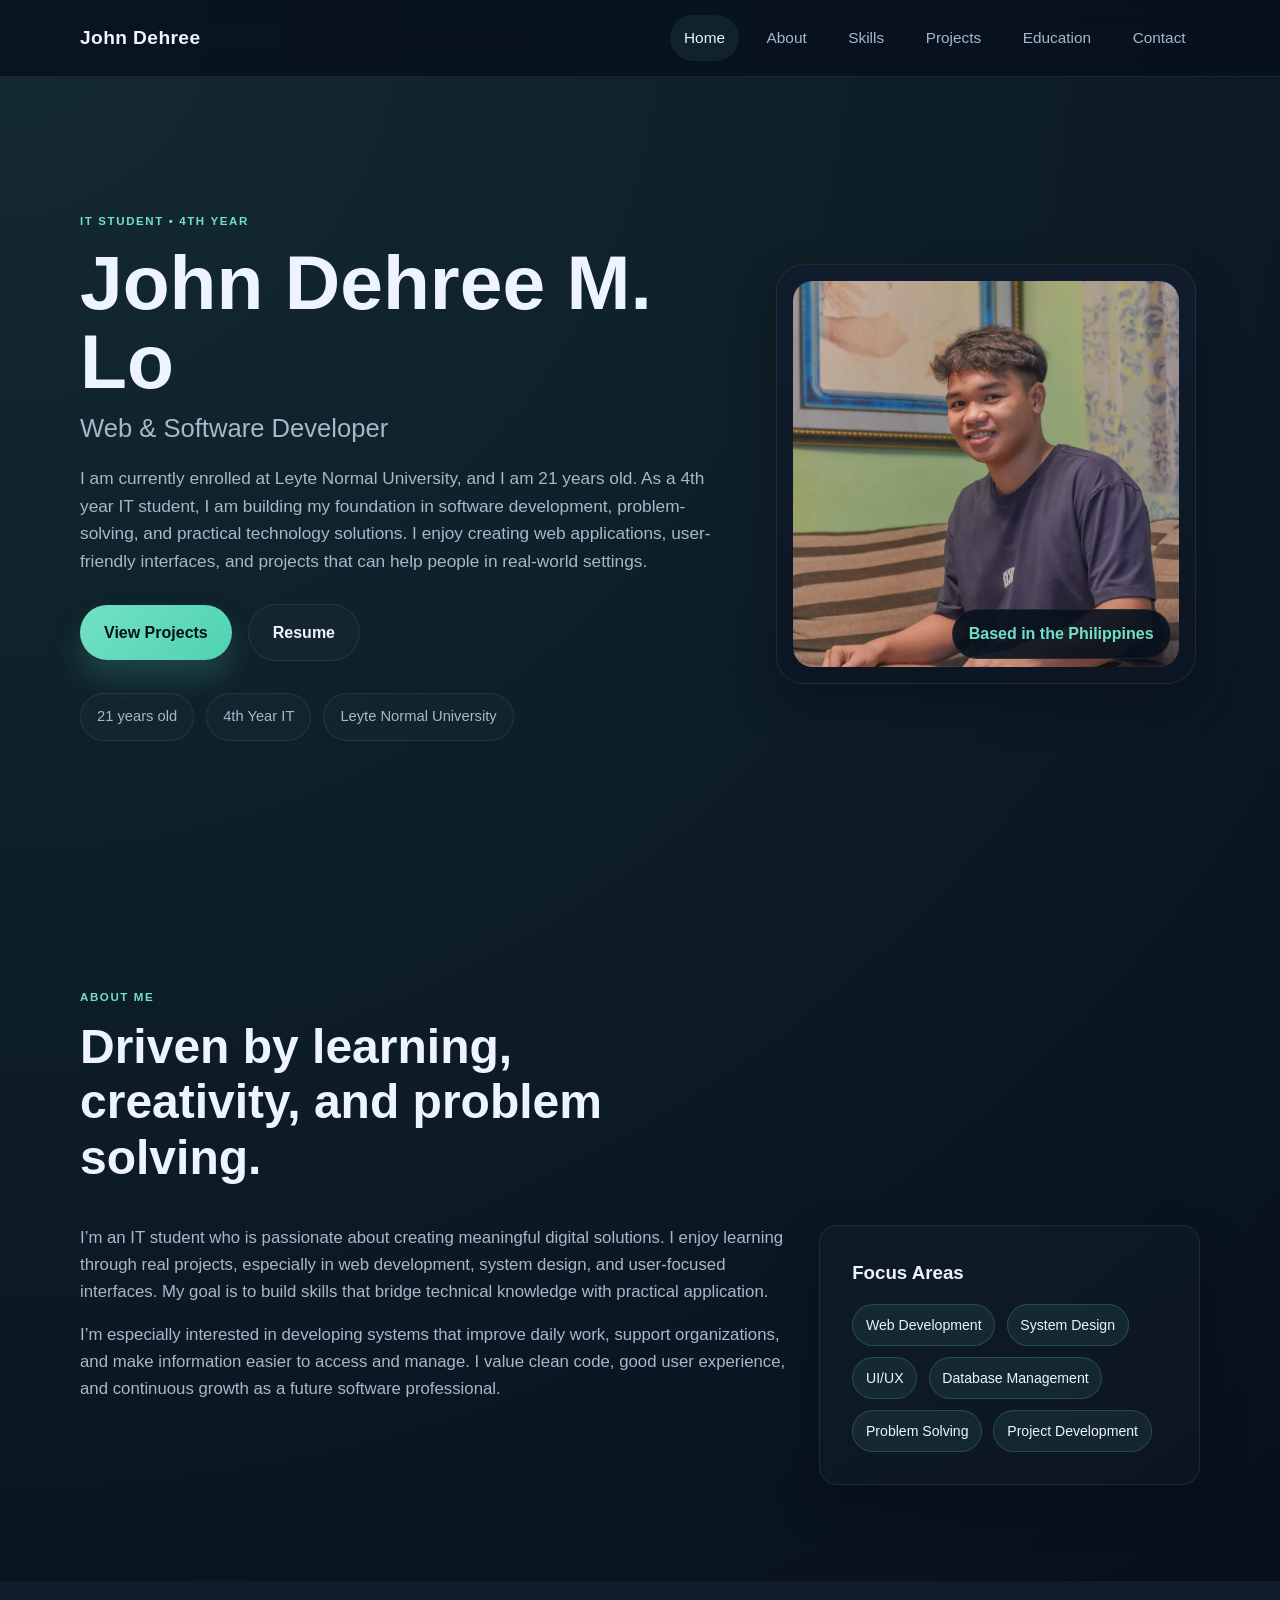
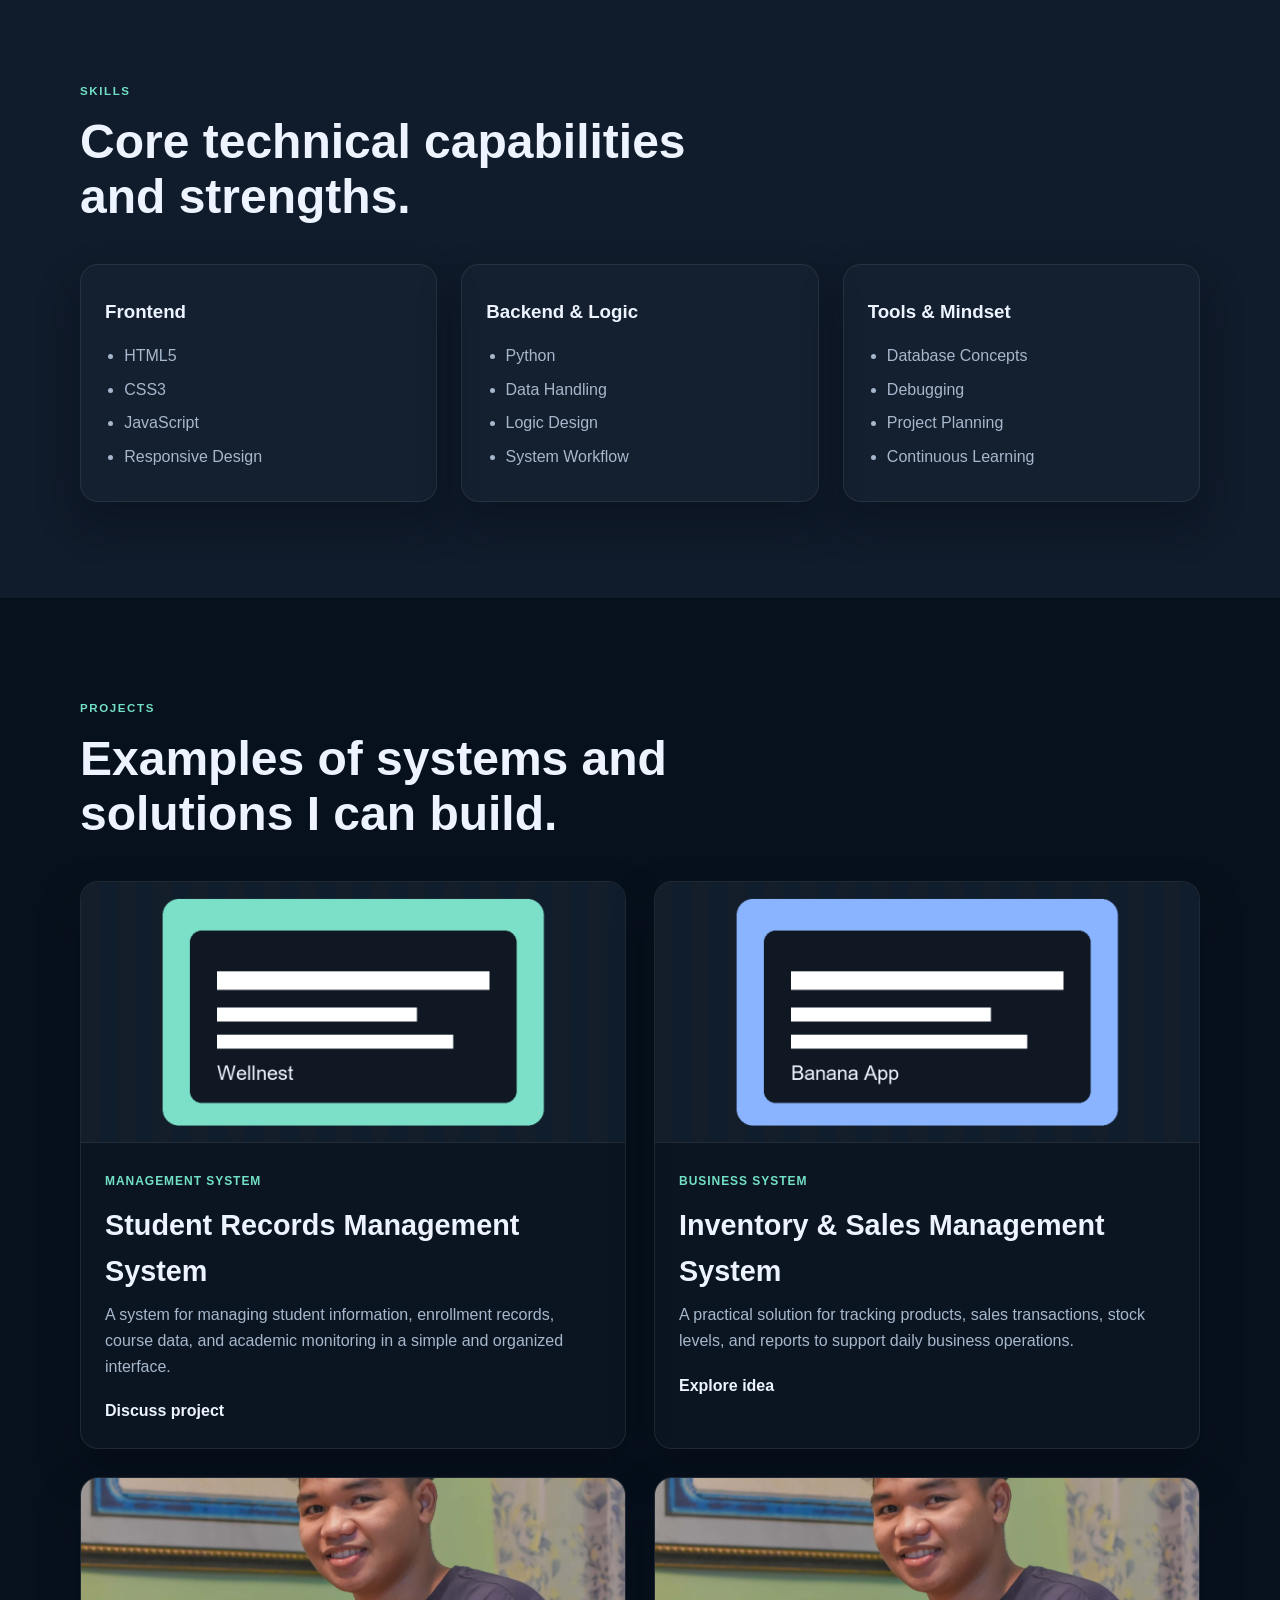
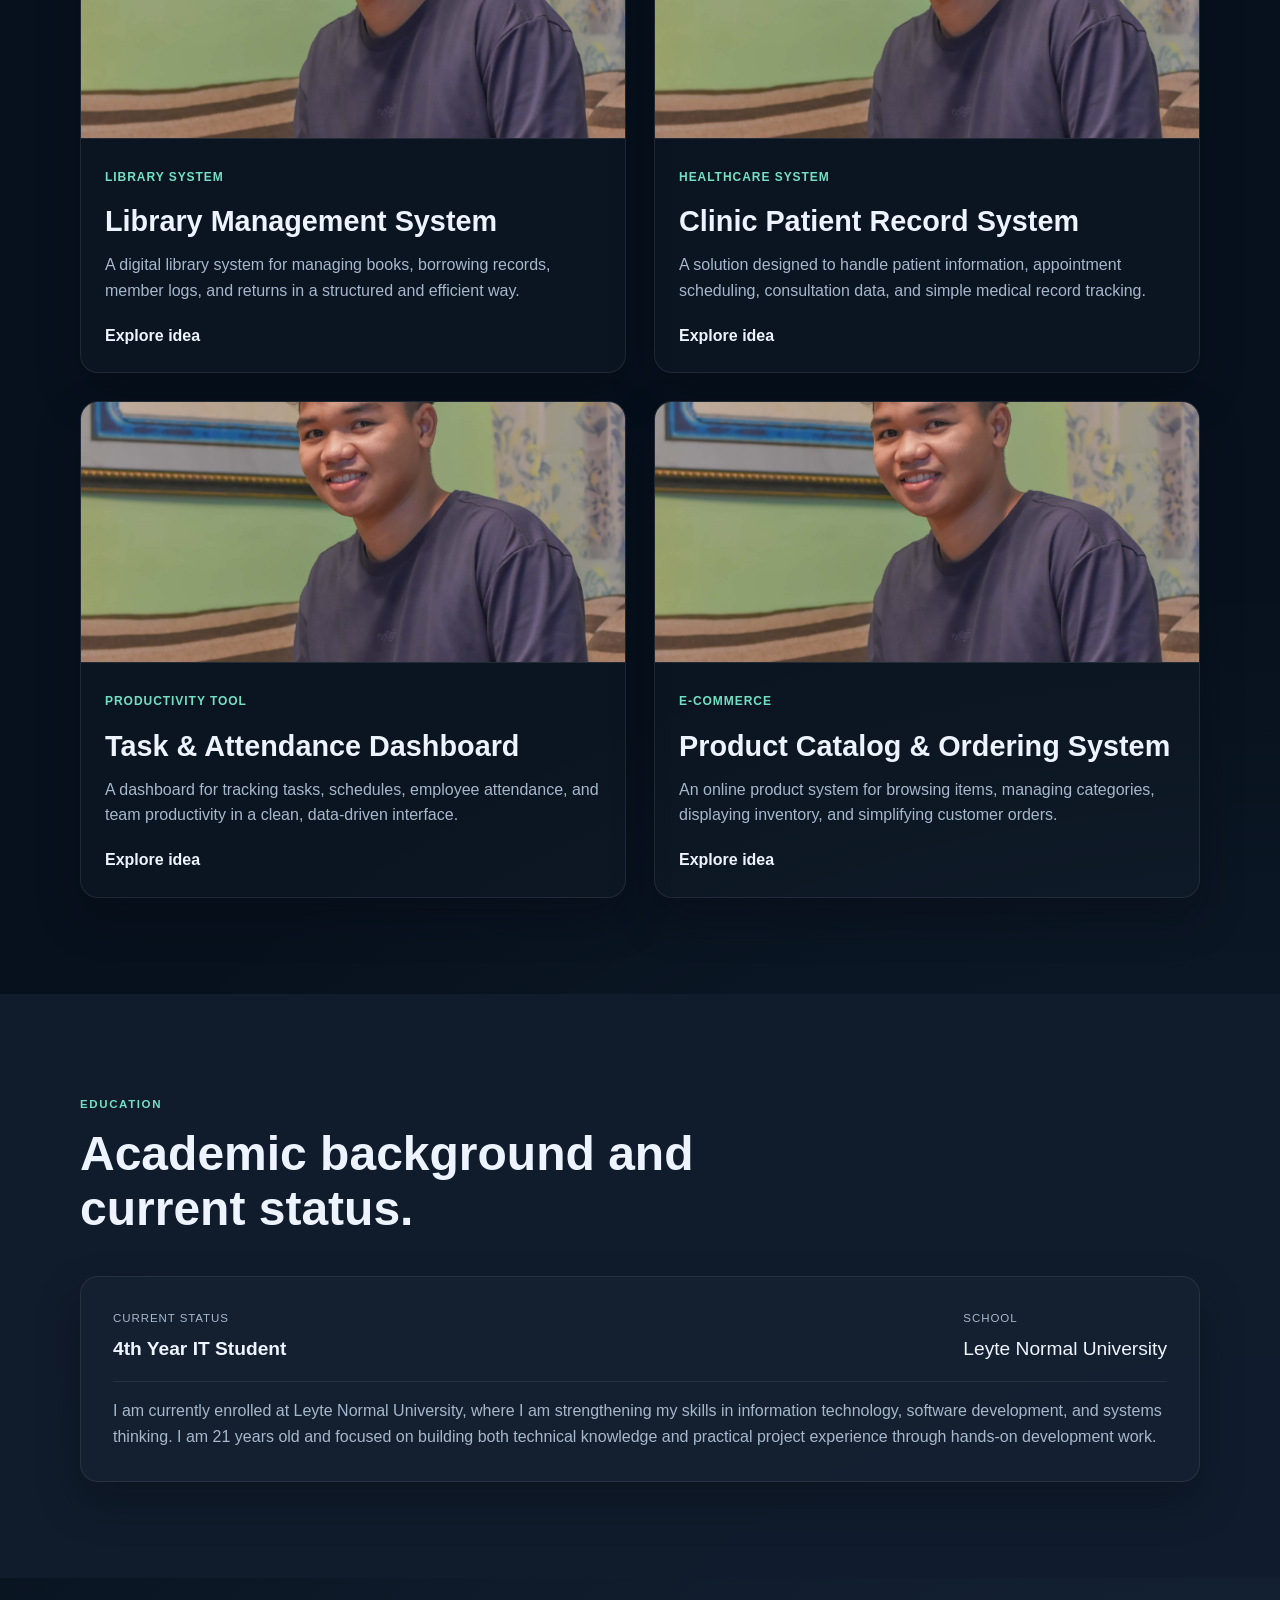
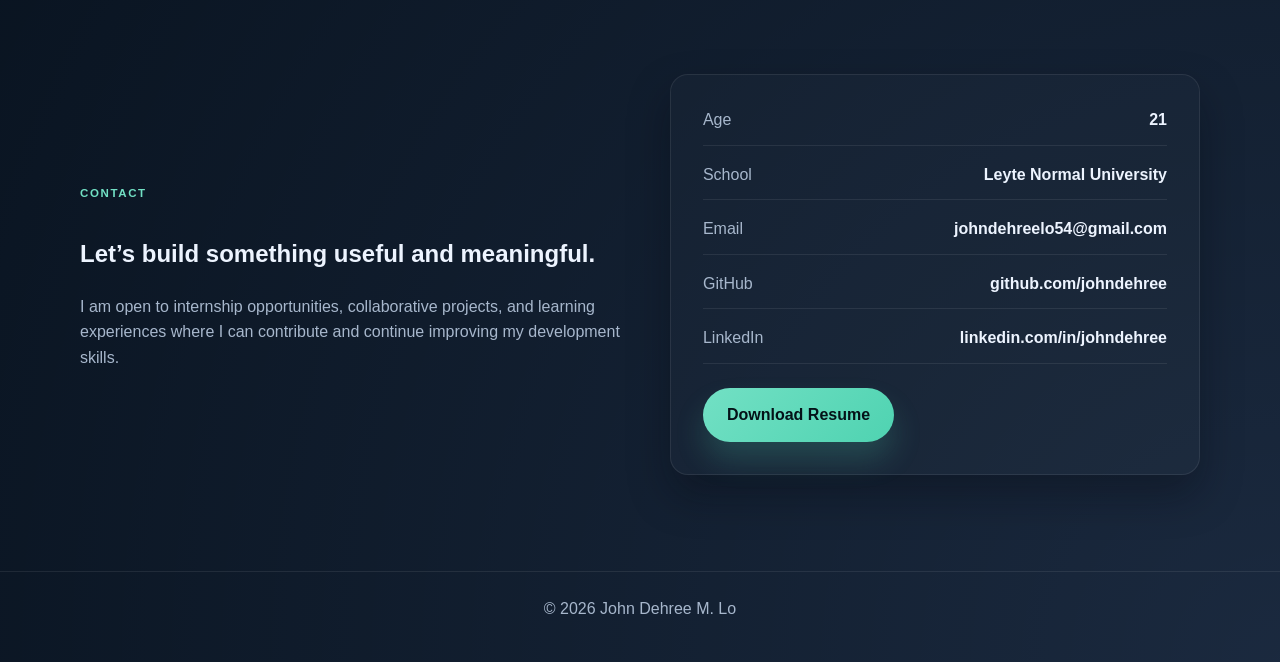
<file: index.html>
<!DOCTYPE html>
<html lang="en">
  <head>
    <meta charset="UTF-8" />
    <meta name="viewport" content="width=device-width, initial-scale=1.0" />
    <meta
      name="description"
      content="Portfolio website for John Dehree M. Lo, IT / Computer Science student and aspiring software developer."
    />
    <title>John Dehree | Portfolio</title>
    <link rel="stylesheet" href="style.css" />
  </head>
  <body>
    <header class="site-header">
      <nav class="navbar container" aria-label="Main navigation">
        <a href="#home" class="brand" aria-label="Go to home section">John Dehree</a>

        <button
          class="nav-toggle"
          type="button"
          aria-label="Toggle navigation menu"
          aria-expanded="false"
        >
          <span></span>
          <span></span>
          <span></span>
        </button>

        <div class="nav-menu" id="navMenu">
          <a href="#home" class="nav-link active">Home</a>
          <a href="#about" class="nav-link">About</a>
          <a href="#skills" class="nav-link">Skills</a>
          <a href="#projects" class="nav-link">Projects</a>
          <a href="#education" class="nav-link">Education</a>
          <a href="#contact" class="nav-link">Contact</a>
        </div>
      </nav>
    </header>

    <main>
      <section id="home" class="hero section">
        <div class="container hero-content">
          <div class="hero-text">
            <p class="eyebrow">IT Student • 4th Year</p>
            <h1>John Dehree M. Lo</h1>
            <h2>Web &amp; Software Developer</h2>
            <p class="lead">
              I am currently enrolled at Leyte Normal University, and I am 21 years old.
              As a 4th year IT student, I am building my foundation in software development,
              problem-solving, and practical technology solutions. I enjoy creating web
              applications, user-friendly interfaces, and projects that can help people in
              real-world settings.
            </p>

            <div class="cta-group">
              <a class="button primary" href="#projects">View Projects</a>
              <a class="button secondary" href="assets/resume.pdf" target="_blank" rel="noreferrer">Resume</a>
            </div>

            <ul class="quick-stats" aria-label="Key profile details">
              <li>21 years old</li>
              <li>4th Year IT</li>
              <li>Leyte Normal University</li>
            </ul>
          </div>

          <div class="hero-visual" aria-label="Profile image section">
            <div class="profile-card">
              <img src="./assets/projects/profile.jpg" alt="Profile image of John Dehree M. Lo" />
              <div class="profile-badge">Based in the Philippines</div>
            </div>
          </div>
        </div>
      </section>

      <section id="about" class="section">
        <div class="container">
          <div class="section-heading">
            <p class="eyebrow">About Me</p>
            <h2>Driven by learning, creativity, and problem solving.</h2>
          </div>

          <div class="about-grid">
            <div class="about-copy">
              <p>
                I’m an IT student who is passionate about creating meaningful digital
                solutions. I enjoy learning through real projects, especially in web
                development, system design, and user-focused interfaces. My goal is to build
                skills that bridge technical knowledge with practical application.
              </p>
              <p>
                I’m especially interested in developing systems that improve daily work,
                support organizations, and make information easier to access and manage.
                I value clean code, good user experience, and continuous growth as a future
                software professional.
              </p>
            </div>

            <div class="about-card">
              <h3>Focus Areas</h3>
              <ul class="tag-list">
                <li>Web Development</li>
                <li>System Design</li>
                <li>UI/UX</li>
                <li>Database Management</li>
                <li>Problem Solving</li>
                <li>Project Development</li>
              </ul>
            </div>
          </div>
        </div>
      </section>

      <section id="skills" class="section alt-bg">
        <div class="container">
          <div class="section-heading">
            <p class="eyebrow">Skills</p>
            <h2>Core technical capabilities and strengths.</h2>
          </div>

          <div class="skills-grid">
            <article class="skill-card">
              <h3>Frontend</h3>
              <ul>
                <li>HTML5</li>
                <li>CSS3</li>
                <li>JavaScript</li>
                <li>Responsive Design</li>
              </ul>
            </article>

            <article class="skill-card">
              <h3>Backend &amp; Logic</h3>
              <ul>
                <li>Python</li>
                <li>Data Handling</li>
                <li>Logic Design</li>
                <li>System Workflow</li>
              </ul>
            </article>

            <article class="skill-card">
              <h3>Tools &amp; Mindset</h3>
              <ul>
                <li>Database Concepts</li>
                <li>Debugging</li>
                <li>Project Planning</li>
                <li>Continuous Learning</li>
              </ul>
            </article>
          </div>
        </div>
      </section>

      <section id="projects" class="section">
        <div class="container">
          <div class="section-heading">
            <p class="eyebrow">Projects</p>
            <h2>Examples of systems and solutions I can build.</h2>
          </div>

          <div class="projects-grid">
            <article class="project-card">
              <div class="project-image">
                <img src="assets/projects/wellnest.png" alt="Student Records Management System project illustration" />
              </div>
              <div class="project-content">
                <span class="project-tag">Management System</span>
                <h3>Student Records Management System</h3>
                <p>
                  A system for managing student information, enrollment records, course data,
                  and academic monitoring in a simple and organized interface.
                </p>
                <a href="#contact">Discuss project</a>
              </div>
            </article>

            <article class="project-card">
              <div class="project-image">
                <img src="assets/projects/banana-app.png" alt="Inventory and Sales Management System project illustration" />
              </div>
              <div class="project-content">
                <span class="project-tag">Business System</span>
                <h3>Inventory &amp; Sales Management System</h3>
                <p>
                  A practical solution for tracking products, sales transactions, stock levels,
                  and reports to support daily business operations.
                </p>
                <a href="#contact">Explore idea</a>
              </div>
            </article>

            <article class="project-card">
              <div class="project-image">
                <img src="assets/projects/profile.jpg" alt="Library Management System project illustration" />
              </div>
              <div class="project-content">
                <span class="project-tag">Library System</span>
                <h3>Library Management System</h3>
                <p>
                  A digital library system for managing books, borrowing records, member logs,
                  and returns in a structured and efficient way.
                </p>
                <a href="#contact">Explore idea</a>
              </div>
            </article>

            <article class="project-card">
              <div class="project-image">
                <img src="assets/projects/profile.jpg" alt="Clinic or Patient Record System project illustration" />
              </div>
              <div class="project-content">
                <span class="project-tag">Healthcare System</span>
                <h3>Clinic Patient Record System</h3>
                <p>
                  A solution designed to handle patient information, appointment scheduling,
                  consultation data, and simple medical record tracking.
                </p>
                <a href="#contact">Explore idea</a>
              </div>
            </article>

            <article class="project-card">
              <div class="project-image">
                <img src="assets/projects/profile.jpg" alt="Task management and attendance system project illustration" />
              </div>
              <div class="project-content">
                <span class="project-tag">Productivity Tool</span>
                <h3>Task &amp; Attendance Dashboard</h3>
                <p>
                  A dashboard for tracking tasks, schedules, employee attendance, and team
                  productivity in a clean, data-driven interface.
                </p>
                <a href="#contact">Explore idea</a>
              </div>
            </article>

            <article class="project-card">
              <div class="project-image">
                <img src="assets/projects/profile.jpg" alt="E-commerce product catalog project illustration" />
              </div>
              <div class="project-content">
                <span class="project-tag">E-Commerce</span>
                <h3>Product Catalog &amp; Ordering System</h3>
                <p>
                  An online product system for browsing items, managing categories, displaying
                  inventory, and simplifying customer orders.
                </p>
                <a href="#contact">Explore idea</a>
              </div>
            </article>
          </div>
        </div>
      </section>

      <section id="education" class="section alt-bg">
        <div class="container">
          <div class="section-heading">
            <p class="eyebrow">Education</p>
            <h2>Academic background and current status.</h2>
          </div>

          <div class="education-card">
            <div class="education-row">
              <div>
                <p class="education-label">Current Status</p>
                <h3>4th Year IT Student</h3>
              </div>
              <div>
                <p class="education-label">School</p>
                <p class="education-value">Leyte Normal University</p>
              </div>
            </div>

            <p>
              I am currently enrolled at Leyte Normal University, where I am strengthening my
              skills in information technology, software development, and systems thinking.
              I am 21 years old and focused on building both technical knowledge and practical
              project experience through hands-on development work.
            </p>
          </div>
        </div>
      </section>

      <section id="contact" class="section">
        <div class="container contact-wrap">
          <div class="contact-copy">
            <p class="eyebrow">Contact</p>
            <h2>Let’s build something useful and meaningful.</h2>
            <p>
              I am open to internship opportunities, collaborative projects, and learning
              experiences where I can contribute and continue improving my development skills.
            </p>
          </div>

          <div class="contact-card">
            <ul>
              <li>
                <span>Age</span>
                <strong>21</strong>
              </li>
              <li>
                <span>School</span>
                <strong>Leyte Normal University</strong>
              </li>
              <li>
                <span>Email</span>
                <strong>johndehreelo54@gmail.com</strong>
              </li>
              <li>
                <span>GitHub</span>
                <strong>github.com/johndehree</strong>
              </li>
              <li>
                <span>LinkedIn</span>
                <strong>linkedin.com/in/johndehree</strong>
              </li>
            </ul>
            <a class="button primary" href="assets/resume.pdf" target="_blank" rel="noreferrer">Download Resume</a>
          </div>
        </div>
      </section>
    </main>

    <footer class="site-footer">
      <div class="container footer-inner">
        <p>© 2026 John Dehree M. Lo</p>
      </div>
    </footer>

    <script src="script.js"></script>
  </body>
</html>
</file>
<file: style.css>
:root {
  --primary-color: #72e0c4;
  --primary-color-strong: #4fd3b1;
  --accent-color: #8ab4ff;
  --background-color: #07111d;
  --background-alt: #0d1726;
  --surface-color: #111d2d;
  --surface-soft: #172638;
  --text-color: #edf4ff;
  --muted-color: #a7b7cc;
  --border-color: rgba(255, 255, 255, 0.08);
  --shadow-soft: 0 20px 40px rgba(5, 10, 18, 0.35);
  --radius: 18px;
  --container-width: 1120px;
}

* {
  box-sizing: border-box;
}

html {
  scroll-behavior: smooth;
}

body {
  margin: 0;
  font-family: "Segoe UI", Tahoma, Geneva, Verdana, sans-serif;
  background:
    radial-gradient(circle at top left, rgba(114, 224, 196, 0.12), transparent 35%),
    radial-gradient(circle at bottom right, rgba(138, 180, 255, 0.15), transparent 30%),
    var(--background-color);
  color: var(--text-color);
  line-height: 1.6;
}

main section[id] {
  scroll-margin-top: 88px;
}

:focus-visible {
  outline: 2px solid var(--primary-color);
  outline-offset: 3px;
}

img {
  max-width: 100%;
  display: block;
}

a {
  color: inherit;
  text-decoration: none;
}

button,
input,
textarea {
  font: inherit;
}

.container {
  width: min(var(--container-width), calc(100% - 2rem));
  margin: 0 auto;
}

.section {
  padding: 6rem 0;
}

.alt-bg {
  background: rgba(17, 29, 45, 0.92);
}

.eyebrow {
  display: inline-block;
  margin: 0 0 0.8rem;
  color: var(--primary-color);
  text-transform: uppercase;
  letter-spacing: 0.14em;
  font-weight: 700;
  font-size: 0.72rem;
}

.section-heading {
  margin-bottom: 2.5rem;
}

.section-heading h2 {
  margin: 0;
  font-size: clamp(2rem, 4vw, 3rem);
  line-height: 1.15;
  max-width: 650px;
}

.site-header {
  position: sticky;
  top: 0;
  z-index: 1000;
  backdrop-filter: blur(12px);
  background: rgba(7, 17, 29, 0.82);
  border-bottom: 1px solid var(--border-color);
}

.navbar {
  position: relative;
  display: flex;
  align-items: center;
  justify-content: space-between;
  min-height: 76px;
}

.brand {
  font-size: 1.2rem;
  font-weight: 700;
  letter-spacing: 0.02em;
}

.nav-menu {
  display: flex;
  align-items: center;
  gap: 0.8rem;
}

.nav-link {
  padding: 0.7rem 0.9rem;
  border-radius: 999px;
  color: var(--muted-color);
  transition: all 0.25s ease;
  font-size: 0.96rem;
}

.nav-link:hover,
.nav-link.active {
  color: var(--text-color);
  background: rgba(114, 224, 196, 0.08);
}

.nav-toggle {
  display: none;
  flex-direction: column;
  justify-content: center;
  gap: 0.32rem;
  width: 46px;
  height: 46px;
  border: 1px solid var(--border-color);
  border-radius: 12px;
  background: transparent;
  cursor: pointer;
}

.nav-toggle span {
  width: 22px;
  height: 2px;
  margin: 0 auto;
  background: var(--text-color);
  border-radius: 20px;
  transition: transform 0.25s ease, opacity 0.25s ease;
}

.nav-toggle.is-open span:nth-child(1) {
  transform: translateY(6px) rotate(45deg);
}

.nav-toggle.is-open span:nth-child(2) {
  opacity: 0;
}

.nav-toggle.is-open span:nth-child(3) {
  transform: translateY(-6px) rotate(-45deg);
}

.hero {
  padding-top: 5rem;
  min-height: 90vh;
  display: flex;
  align-items: center;
}

.hero-content {
  display: grid;
  grid-template-columns: 1.2fr 0.8fr;
  align-items: center;
  gap: 3rem;
}

.hero-text h1 {
  margin: 0;
  font-size: clamp(2.8rem, 6vw, 5rem);
  line-height: 1.02;
}

.hero-text h2 {
  margin: 0.5rem 0 1rem;
  color: var(--muted-color);
  font-size: clamp(1.2rem, 2vw, 2rem);
  font-weight: 500;
}

.lead {
  max-width: 640px;
  margin: 0;
  color: var(--muted-color);
  font-size: 1.08rem;
}

.cta-group {
  display: flex;
  flex-wrap: wrap;
  align-items: center;
  gap: 1rem;
  margin-top: 1.8rem;
}

.button {
  display: inline-flex;
  align-items: center;
  justify-content: center;
  border-radius: 999px;
  padding: 0.9rem 1.5rem;
  font-weight: 700;
  transition: transform 0.25s ease, box-shadow 0.25s ease;
}

.button:hover {
  transform: translateY(-2px);
}

.button.primary {
  background: linear-gradient(135deg, var(--primary-color), var(--primary-color-strong));
  color: #041218;
  box-shadow: 0 18px 30px rgba(79, 211, 177, 0.2);
}

.button.secondary {
  background: rgba(255, 255, 255, 0.02);
  border: 1px solid var(--border-color);
  color: var(--text-color);
}

.quick-stats {
  list-style: none;
  padding: 0;
  margin: 2rem 0 0;
  display: flex;
  flex-wrap: wrap;
  gap: 0.75rem;
}

.quick-stats li {
  padding: 0.7rem 1rem;
  border-radius: 999px;
  border: 1px solid var(--border-color);
  background: rgba(255, 255, 255, 0.02);
  color: var(--muted-color);
  font-size: 0.92rem;
}

.hero-visual {
  display: flex;
  justify-content: center;
}

.profile-card {
  position: relative;
  width: min(420px, 100%);
  background: linear-gradient(180deg, rgba(17, 29, 45, 0.95), rgba(13, 22, 35, 0.95));
  border: 1px solid var(--border-color);
  border-radius: 28px;
  padding: 1rem;
  box-shadow: var(--shadow-soft);
}

.profile-card img {
  width: 100%;
  aspect-ratio: 1;
  object-fit: cover;
  border-radius: 20px;
  background: #c5d1df;
}

.profile-badge {
  position: absolute;
  right: 1.5rem;
  bottom: 1.5rem;
  background: rgba(7, 17, 29, 0.9);
  border: 1px solid var(--border-color);
  border-radius: 999px;
  padding: 0.7rem 1rem;
  font-weight: 600;
  color: var(--primary-color);
}

.about-grid {
  display: grid;
  grid-template-columns: 1.3fr 0.7fr;
  gap: 2rem;
  align-items: start;
}

.about-copy {
  color: var(--muted-color);
  font-size: 1.05rem;
}

.about-copy p {
  margin-top: 0;
}

.about-card,
.skill-card,
.project-card,
.education-card,
.contact-card {
  background: rgba(255, 255, 255, 0.02);
  border: 1px solid var(--border-color);
  border-radius: var(--radius);
  box-shadow: var(--shadow-soft);
}

.about-card {
  padding: 2rem;
}

.about-card h3 {
  margin-top: 0;
  margin-bottom: 1rem;
}

.tag-list {
  list-style: none;
  padding: 0;
  margin: 0;
  display: flex;
  flex-wrap: wrap;
  gap: 0.7rem;
}

.tag-list li {
  background: rgba(114, 224, 196, 0.08);
  border: 1px solid rgba(114, 224, 196, 0.2);
  color: var(--text-color);
  border-radius: 999px;
  padding: 0.55rem 0.8rem;
  font-size: 0.88rem;
}

.skills-grid {
  display: grid;
  grid-template-columns: repeat(3, minmax(0, 1fr));
  gap: 1.5rem;
}

.skill-card {
  padding: 2rem 1.5rem;
  transition: transform 0.25s ease, border-color 0.25s ease;
}

.skill-card:hover {
  transform: translateY(-4px);
  border-color: rgba(114, 224, 196, 0.38);
}

.skill-card h3 {
  margin-top: 0;
  margin-bottom: 1rem;
}

.skill-card ul {
  margin: 0;
  padding-left: 1.2rem;
  color: var(--muted-color);
}

.skill-card li + li {
  margin-top: 0.5rem;
}

.projects-grid {
  display: grid;
  grid-template-columns: repeat(2, minmax(0, 1fr));
  gap: 1.75rem;
}

.project-card {
  overflow: hidden;
  transition: transform 0.25s ease, border-color 0.25s ease;
}

.project-card:hover {
  transform: translateY(-4px);
  border-color: rgba(114, 224, 196, 0.38);
}

.project-image {
  border-bottom: 1px solid var(--border-color);
  background: rgba(255, 255, 255, 0.02);
}

.project-image img {
  width: 100%;
  height: 260px;
  object-fit: cover;
}

.project-content {
  padding: 1.5rem;
}

.project-tag {
  display: inline-block;
  color: var(--primary-color);
  font-size: 0.75rem;
  letter-spacing: 0.08em;
  text-transform: uppercase;
  font-weight: 700;
  margin-bottom: 0.7rem;
}

.project-content h3 {
  margin: 0 0 0.5rem;
  font-size: 1.8rem;
}

.project-content p {
  margin: 0 0 1.2rem;
  color: var(--muted-color);
}

.project-content a {
  color: var(--text-color);
  font-weight: 700;
}

.education-card {
  padding: 2rem;
}

.education-row {
  display: flex;
  justify-content: space-between;
  gap: 1rem;
  border-bottom: 1px solid var(--border-color);
  padding-bottom: 1rem;
  margin-bottom: 1rem;
}

.education-label {
  margin: 0 0 0.4rem;
  color: var(--muted-color);
  text-transform: uppercase;
  letter-spacing: 0.08em;
  font-size: 0.72rem;
}

.education-row h3,
.education-value {
  margin: 0;
  font-size: 1.2rem;
}

.education-card > p {
  margin: 0;
  color: var(--muted-color);
}

.contact-wrap {
  display: grid;
  grid-template-columns: 1fr 0.95fr;
  gap: 2rem;
  align-items: center;
}

.contact-copy p:last-child {
  margin-bottom: 0;
  color: var(--muted-color);
}

.contact-card {
  padding: 2rem;
}

.contact-card ul {
  list-style: none;
  margin: 0 0 1.5rem;
  padding: 0;
  display: grid;
  gap: 1rem;
}

.contact-card li {
  display: flex;
  justify-content: space-between;
  gap: 1rem;
  padding-bottom: 0.75rem;
  border-bottom: 1px solid var(--border-color);
}

.contact-card li span {
  color: var(--muted-color);
}

.contact-card li strong {
  font-weight: 600;
  text-align: right;
}

.site-footer {
  border-top: 1px solid var(--border-color);
  padding: 1.5rem 0 2.5rem;
}

.footer-inner {
  display: flex;
  justify-content: center;
  align-items: center;
}

.footer-inner p {
  margin: 0;
  color: var(--muted-color);
}

@media (max-width: 980px) {
  .hero-content,
  .about-grid,
  .contact-wrap {
    grid-template-columns: 1fr;
  }

  .skills-grid {
    grid-template-columns: repeat(2, minmax(0, 1fr));
  }

  .hero {
    padding-top: 4rem;
  }
}

@media (max-width: 760px) {
  .nav-toggle {
    display: flex;
  }

  .nav-menu {
    position: absolute;
    top: calc(100% + 0.5rem);
    right: 0;
    left: 0;
    display: none;
    flex-direction: column;
    align-items: stretch;
    padding: 0.8rem;
    background: rgba(7, 17, 29, 0.98);
    border: 1px solid var(--border-color);
    border-radius: 18px;
    box-shadow: var(--shadow-soft);
  }

  .nav-menu.active {
    display: flex;
  }

  .nav-link {
    width: 100%;
    text-align: left;
    padding: 0.85rem 1rem;
  }

  .hero-text h1 {
    font-size: clamp(2.4rem, 12vw, 3.8rem);
  }

  .section {
    padding: 4.5rem 0;
  }

  .projects-grid,
  .skills-grid {
    grid-template-columns: 1fr;
  }

  .education-row,
  .contact-card li {
    flex-direction: column;
    align-items: flex-start;
  }

  .button {
    width: 100%;
  }

  .cta-group {
    flex-direction: column;
    align-items: stretch;
  }
}

@media (max-width: 480px) {
  .container {
    width: min(var(--container-width), calc(100% - 1.25rem));
  }

  .brand {
    font-size: 1.05rem;
  }

  .profile-card {
    padding: 0.75rem;
  }

  .project-image img {
    height: 220px;
  }

  .contact-card,
  .about-card,
  .education-card {
    padding: 1.25rem;
  }
}
}

@media (max-width: 900px) {
  .hero-content,
  .about-grid,
  .contact-wrap,
  .skills-grid,
  .projects-grid {
    grid-template-columns: 1fr;
  }

  .hero-content {
    gap: 2rem;
  }

  .skill-card,
  .project-card {
    width: 100%;
  }
}

@media (max-width: 760px) {
  .section {
    padding: 4.5rem 0;
  }

  .brand {
    font-size: 1.05rem;
  }

  .nav-toggle {
    display: flex;
  }

  .nav-menu {
    position: absolute;
    top: calc(100% + 0.5rem);
    right: 0;
    left: 0;
    display: flex;
    flex-direction: column;
    align-items: flex-start;
    padding: 1rem;
    background: rgba(7, 17, 29, 0.98);
    border: 1px solid var(--border-color);
    border-radius: 18px;
    box-shadow: var(--shadow-soft);
    opacity: 0;
    visibility: hidden;
    pointer-events: none;
    transform: translateY(-10px);
    transition: opacity 0.25s ease, transform 0.25s ease, visibility 0.25s ease;
  }

  .nav-menu.active {
    opacity: 1;
    visibility: visible;
    pointer-events: auto;
    transform: translateY(0);
  }

  .nav-link {
    width: 100%;
    padding: 0.8rem 0.9rem;
  }

  .hero {
    padding-top: 4rem;
  }

  .hero-text h1 {
    font-size: clamp(2.3rem, 12vw, 3.5rem);
  }

  .cta-group {
    flex-direction: column;
    align-items: stretch;
  }

  .button {
    width: 100%;
  }

  .quick-stats {
    gap: 0.5rem;
  }

  .quick-stats li {
    width: 100%;
    text-align: center;
  }

  .education-row,
  .contact-card li {
    flex-direction: column;
    align-items: flex-start;
  }

  .contact-card li strong {
    text-align: left;
  }
}

@media (max-width: 480px) {
  .container {
    width: min(var(--container-width), calc(100% - 1.2rem));
  }

  .hero {
    min-height: auto;
  }

  .profile-card {
    padding: 0.75rem;
    border-radius: 20px;
  }

  .project-content,
  .education-card,
  .contact-card,
  .about-card,
  .skill-card {
    padding: 1.25rem;
  }

  .section-heading h2 {
    font-size: 1.9rem;
  }
}

@media (prefers-reduced-motion: reduce) {
  html {
    scroll-behavior: auto;
  }

  *,
  *::before,
  *::after {
    animation-duration: 0.01ms !important;
    animation-iteration-count: 1 !important;
    transition-duration: 0.01ms !important;
    scroll-behavior: auto !important;
  }
}
</file>
